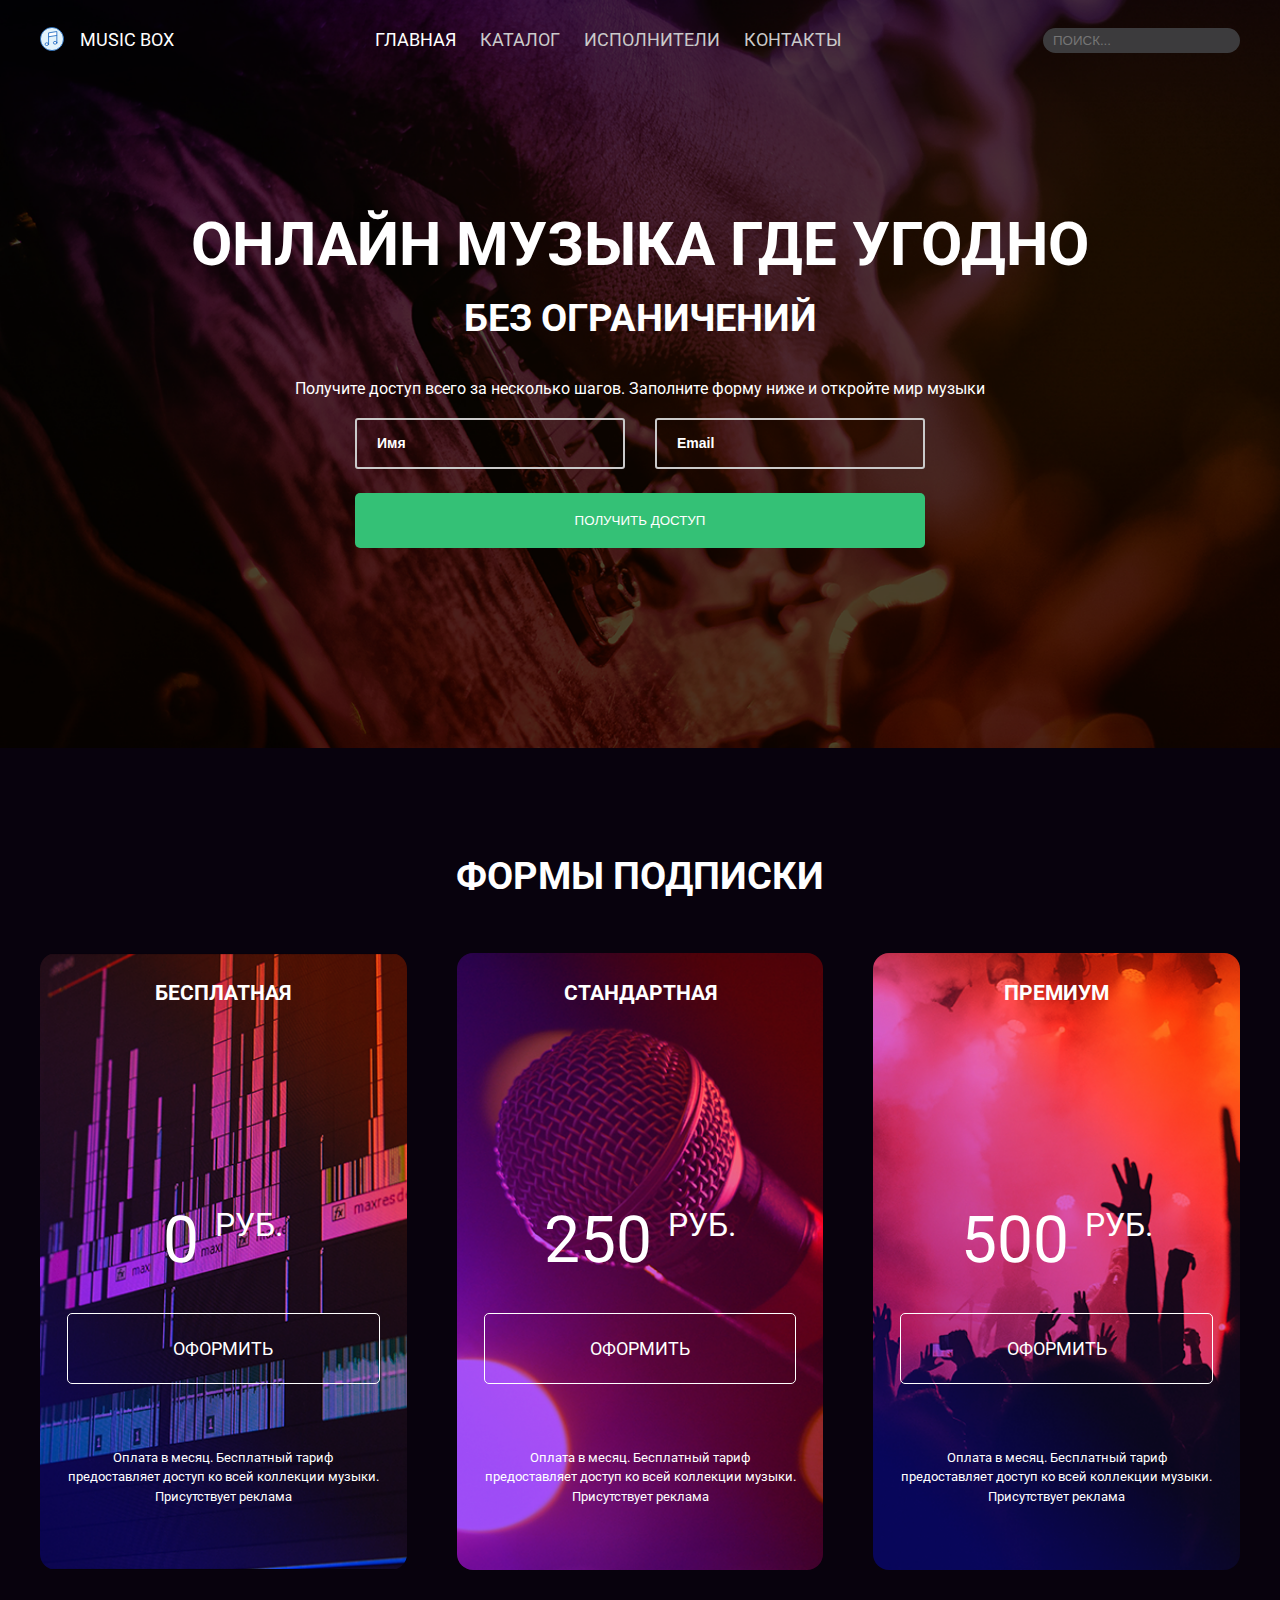
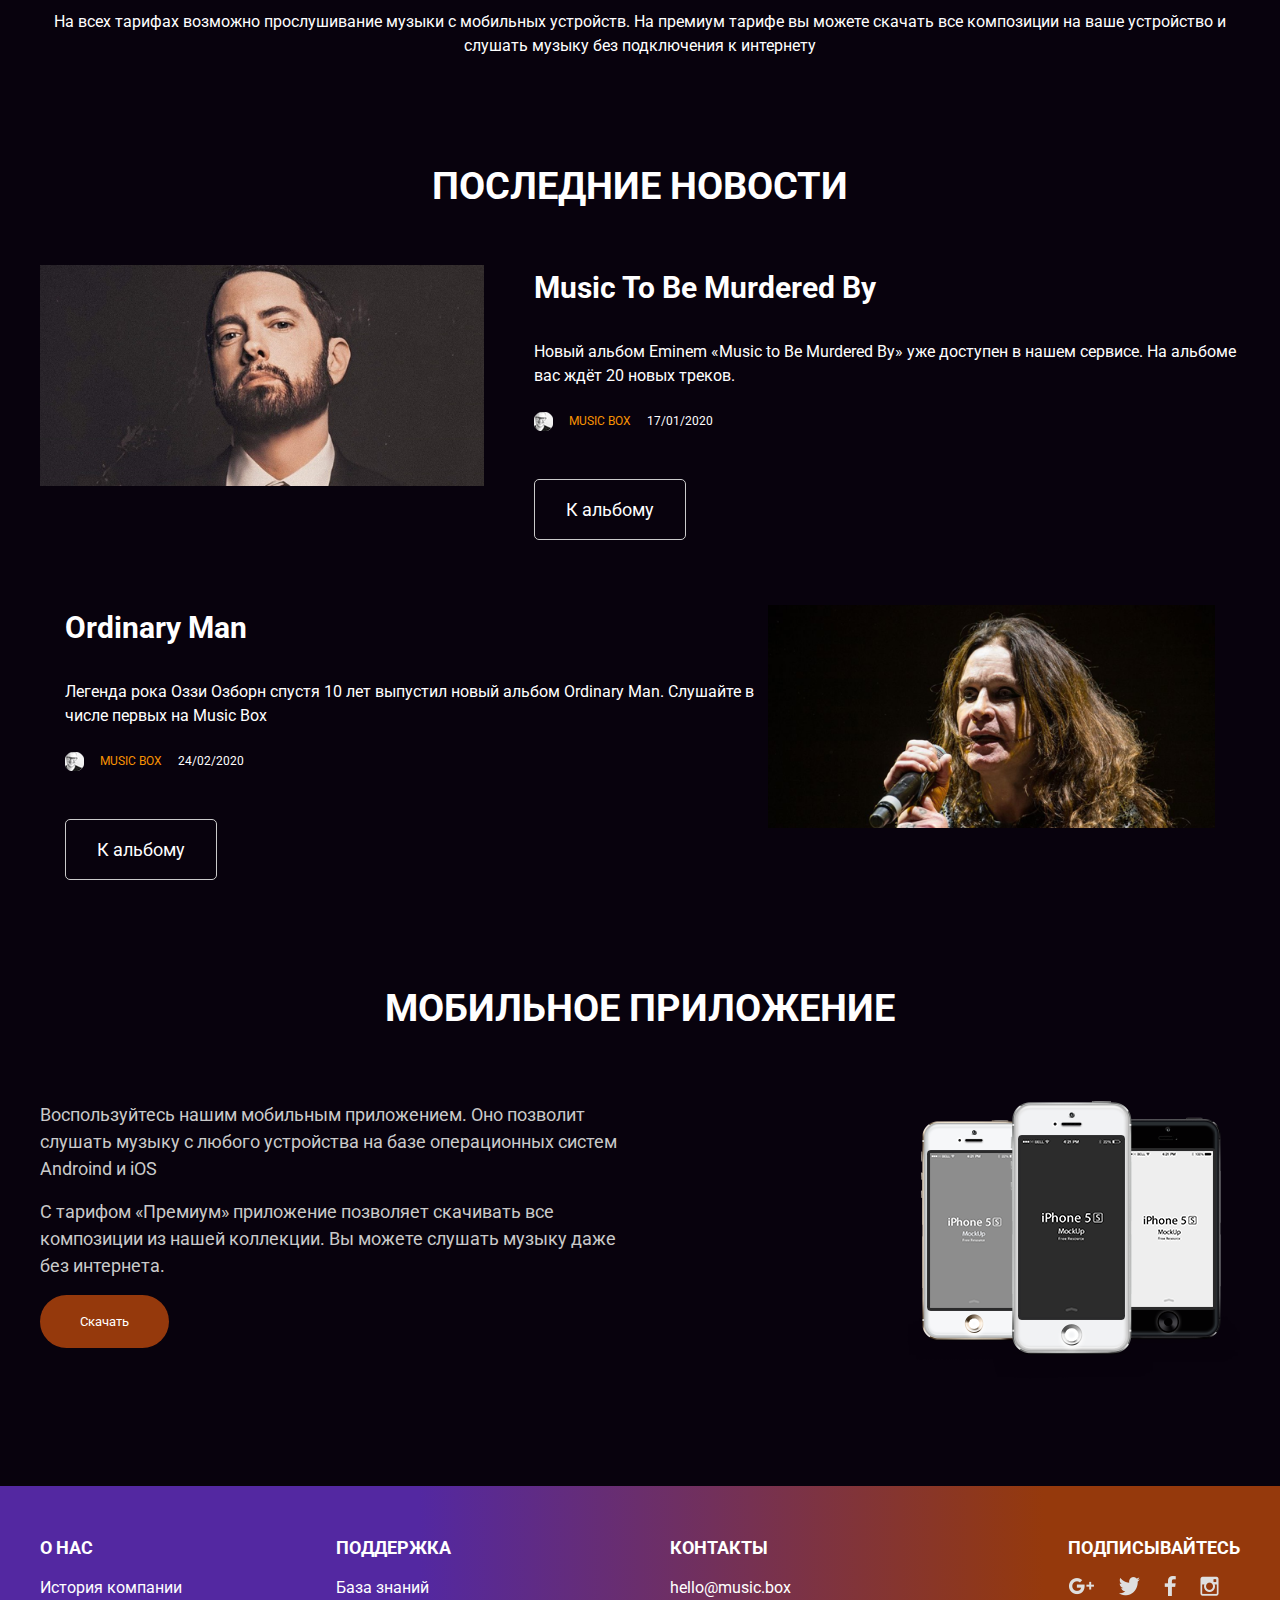
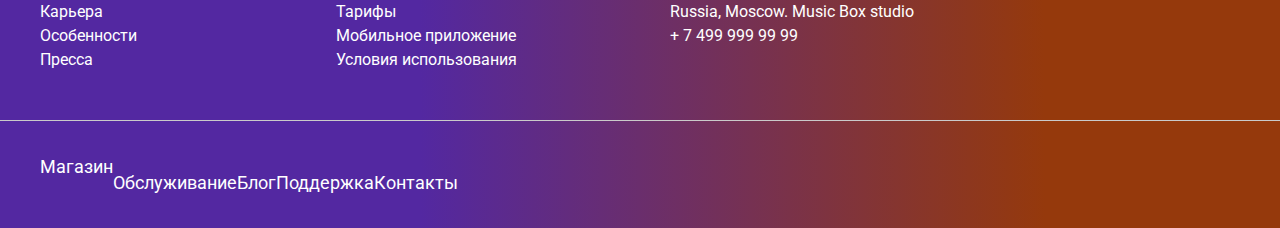
<file: src/index.html>
<!DOCTYPE html>
<html lang="en">
<head>
  <meta charset="UTF-8">
  <meta http-equiv="X-UA-Compatible" content="IE=edge">
  <meta name="viewport" content="width=device-width, initial-scale=1.0">
  <link rel="preconnect" href="https://fonts.googleapis.com">
  <link rel="preconnect" href="https://fonts.gstatic.com" crossorigin>
  <link href="https://fonts.googleapis.com/css2?family=Roboto:wght@300;400;500;700&display=swap" rel="stylesheet">
  <link rel="stylesheet" href="css/style.css">
  <title>Портал «Music Box» Jarweb01</title>
</head>
<body>

  <header class="header">
    <div class="container">
      <div class="header__inner">
        <a class="header__logo headerLogo" href="index.html">
          <img class="headerLogo__img" src="images/logo.svg" alt="logo">
          <span class="headerLogo__text">Music Box</span>
        </a>
        <nav class="header__nav">
          <ul class="header__list headerList">
            <li class="headerList__item active">
              <a href="#" class="headerList__link">Главная</a>
            </li>
            <li class="headerList__item">
              <a href="#" class="headerList__link">Каталог</a>
            </li>
            <li class="headerList__item">
              <a href="#" class="headerList__link">Исполнители</a>
            </li>
            <li class="headerList__item">
              <a href="#" class="headerList__link">Контакты</a>
            </li>
          </ul>
        </nav>
        <form action="#" class="header__form headerForm">
          <input class="headerForm__input" type="search" placeholder="Поиск...">
        </form>
      </div>
    </div>
  </header>
  <section class="firstScreen" id="page-description">
    <div class="container">
      <h1 class="firstScreen__title">Онлайн музыка где угодно</h1>
      <h2 class="firstScreen__subtitle">без ограничений</h2>
      <div class="firstScreen__formHeading">Получите доступ всего за несколько шагов. Заполните форму ниже и откройте мир музыки</div>
      <form class="firstScreen__form firstScreenForm" action="#">
        <input class="firstScreenForm__input" type="text" placeholder="Имя">
        <input class="firstScreenForm__input" type="mail" placeholder="Email">
        <input class="firstScreenForm__btn" type="submit" value="Получить доступ">
      </form>
    </div>
  </section>
  <section class="pricing" id="page-pricing">
    <div class="container">
      <h2 class="pricing__title">Формы подписки</h2>
      <div class="pricing__block">
        <div class="pricing__item pricingItem pricingItem--free">
          <h3 class="pricingItem__title">Бесплатная</h3>
          <p class="pricingItem__price pricingItemPrice">
            <span class="pricingItemPrice__number">0</span><span class="pricingItemPrice__text">РУБ.</span>
          </p>
          <a href="#" class="pricingItem__link btn">ОФОРМИТЬ</a>
          <p class="pricingItem__desc">Оплата в месяц. Бесплатный тариф предоставляет доступ ко всей коллекции музыки. Присутствует реклама</p>
        </div>
        <div class="pricing__item pricingItem pricingItem--standart">
          <h3 class="pricingItem__title">Стандартная</h3>
          <p class="pricingItem__price pricingItemPrice">
            <span class="pricingItemPrice__number">250</span><span class="pricingItemPrice__text">РУБ.</span>
          </p>
          <a href="#" class="pricingItem__link btn">ОФОРМИТЬ</a>
          <p class="pricingItem__desc">Оплата в месяц. Бесплатный тариф предоставляет доступ ко всей коллекции музыки. Присутствует реклама</p>
        </div>
        <div class="pricing__item pricingItem pricingItem--premium">
          <h3 class="pricingItem__title">Премиум</h3>
          <p class="pricingItem__price pricingItemPrice">
            <span class="pricingItemPrice__number">500</span><span class="pricingItemPrice__text">РУБ.</span>
          </p>
          <a href="#" class="pricingItem__link btn">ОФОРМИТЬ</a>
          <p class="pricingItem__desc">Оплата в месяц. Бесплатный тариф предоставляет доступ ко всей коллекции музыки. Присутствует реклама</p>
        </div>
      </div>
      <div class="pricing__text">
        На всех тарифах возможно прослушивание музыки с мобильных устройств. На премиум тарифе вы можете скачать все композиции на ваше устройство и слушать музыку без подключения к интернету
      </div>
    </div>
  </section>
  <section class="news" id="page-news">
    <div class="container">
      <h2 class="news__title">Последние новости</h2>
      <div class="news__box newsBox">
        <div class="newsBox__item newsItem">
          <div class="newsItem__img">
            <img src="images/Music to Be Murdered By.png" alt="">
          </div>
          <div class="newsItem__body">
            <h3 class="newsItem__title">Music to Be Murdered By</h3>
            <div class="newsItem__text">Новый альбом Eminem «Music to Be Murdered By» уже доступен в нашем сервисе. На альбоме вас ждёт 20 новых треков.</div>
            <div class="newsItem__footer">
              <div class="newsItem__author newsItemAuthor">
                <div class="newsItemAuthor__img"><img src="images/avatar.png" alt="avatar"></div>
                <div class="newsItemAuthor__name">Music box</div>
                <div class="newsItemAuthor__date">17/01/2020</div>
              </div>
              <a href="#" class="newsItem__link btn">К альбому</a>
            </div>
          </div>
        </div>
        <div class="newsBox__item newsItem">
          <div class="newsItem__img">
            <img src="images/Ordinary Man.png" alt="">
          </div>
          <div class="newsItem__body">
            <h3 class="newsItem__title">Ordinary Man</h3>
            <div class="newsItem__text">Легенда рока Оззи Озборн спустя 10 лет выпустил новый альбом Ordinary Man. Слушайте в числе первых на Music Box</div>
            <div class="newsItem__footer">
              <div class="newsItem__author newsItemAuthor">
                <div class="newsItemAuthor__img"><img src="images/avatar.png" alt="avatar"></div>
                <div class="newsItemAuthor__name">Music box</div>
                <div class="newsItemAuthor__date">24/02/2020</div>
              </div>
              <a href="#" class="newsItem__link">К альбому</a>
            </div>
          </div>
        </div>
      </div>
    </div>
  </section>
  <section class="app" id="page-app">
    <div class="container">
       <h2 class="app__title">Мобильное приложение</h2>
       <div class="app__block appBlock">
         <div class="appBlock__content">
           <div class="appBlock__text">
             <p>Воспользуйтесь нашим мобильным приложением. Оно позволит слушать музыку с любого устройства на базе операционных систем Androind и iOS</p>
             <p>С тарифом «Премиум» приложение позволяет скачивать все композиции из нашей коллекции. Вы можете слушать музыку даже без интернета.</p>
           </div>
           <a class="appBlock__btn" href="#">Скачать</a>
         </div>
         <div class="appBlock__img">
           <img src="images/iphone.png" alt="app image">
         </div>
       </div>
    </div>
  </section>
  <footer class="footer">
    <div class="footer__top">
      <div class="container">
        <div class="footer__main">
          <div class="footer__column footerColumn">
            <div class="footerColumn__title">О нас</div>
            <div class="footerColumn__block">
              <a href="#" class="footerColumn__link">История компании</a>
              <a href="#" class="footerColumn__link">Карьера</a>
              <a href="#" class="footerColumn__link">Особенности</a>
              <a href="#" class="footerColumn__link">Пресса</a>
            </div>
          </div>
          <div class="footer__column footerColumn">
            <div class="footerColumn__title">Поддержка</div>
            <div class="footerColumn__block">
              <a href="#" class="footerColumn__link">База знаний</a>
              <a href="#" class="footerColumn__link">Тарифы</a>
              <a href="#" class="footerColumn__link">Мобильное приложение</a>
              <a href="#" class="footerColumn__link">Условия использования</a>
            </div>
          </div>
          <div class="footer__column footerColumn">
            <div class="footerColumn__title">Контакты</div>
            <div class="footerColumn__block">
              <a href="mailto:hello@music.box" class="footerColumn__link">hello@music.box</a>
              <a href="#" class="footerColumn__link">Russia, Moscow. Music Box studio</a>
              <a href="tel:+74999999999" class="footerColumn__link">+ 7 499 999 99 99</a>
            </div>
          </div>
          <div class="footer__column footerColumn">
            <div class="footerColumn__title">Подписывайтесь</div>
            <div class="footerColumn__block footerColumn__block--social">
              <a href="#" class="footerColumn__link">
                <img src="images/Google+.png" alt="google+ logo">
              </a>
              <a href="#" class="footerColumn__link">
                <img src="images/Twitter.png" alt="Twitter logo">
              </a>
              <a href="#" class="footerColumn__link">
                <img src="images/Facebook.png" alt="Facebook logo">
              </a>
              <a href="#" class="footerColumn__link">
                <img src="images/Instagram.png" alt="Instagram logo">
              </a>
            </div>
          </div>
        </div>
      </div>
    </div>
    <div class="footer__bottom footerBottom">
      <div class="container">
        <ul class="footerBottom__list footerBottomList">
          <li class="footerBottomList__item">
            <a href="#" class="footerBottomList__link">Магазин</a>
          </li>
          <li class="footerBottomList__item">
            <a href="#" class="footerBottomList__link">Обслуживание</a>
          </li>
          <li class="footerBottomList__item">
            <a href="#" class="footerBottomList__link">Блог</a>
          </li>
          <li class="footerBottomList__item">
            <a href="#" class="footerBottomList__link">Поддержка</a>
          </li>
          <li class="footerBottomList__item">
            <a href="#" class="footerBottomList__link">Контакты</a>
          </li>
        </ul>
      </div>
    </div>
  </footer>
  
</body>
</html>
</file>
<file: src/css/style.css>
*,
*::before,
*::after {
  margin: 0;
  padding: 0;
  box-sizing: border-box;
}

a {
  text-decoration: none;
  color: inherit;
}

ul {
  list-style-type: none;
}

body {
  font-family: "Roboto", sans-serif;
  font-size: 18px;
  line-height: 1.5;
  background: #08020d;
  color: #fff;
  overflow-x: clip;
}

h1,
h2,
h3,
h4,
h5,
h6 {
  line-height: 1.5;
  font-weight: bold;
  text-transform: uppercase;
}

h1 {
  font-size: 60px;
}

h2 {
  font-size: 38px;
}

.container {
  max-width: 1240px;
  margin: 0 auto;
  padding: 0 20px;
}

@media (max-width: 960px) {
  h1 {
    font-size: 30px;
  }

  h2 {
    font-size: 18px;
  }
}
.header {
  width: 100%;
  position: absolute;
  top: 25px;
  left: 50%;
  transform: translateX(-50%);
}

.header__inner {
  width: 1200px;
  display: flex;
  justify-content: space-between;
  align-items: center;
}

.headerLogo {
  display: flex;
  align-items: center;
}

.headerLogo__img {
  display: block;
  width: 24px;
  height: 24px;
  margin-right: 16px;
}

.headerLogo__text {
  text-transform: uppercase;
}

.headerList {
  display: flex;
}
.headerList .headerList__item {
  color: #cacaca;
}
.headerList .headerList__item + .headerList__item {
  margin-left: 24px;
}
.headerList .headerList__item.active {
  color: #fff;
}
.headerList .headerList__link {
  text-transform: uppercase;
}
.headerList .headerList__link:hover {
  text-decoration: underline;
}

.headerForm__input {
  display: inline-block;
  border-radius: 50px;
  padding: 5px 10px;
  background: #3C3B3D;
  border: none;
  color: #fff;
}
.headerForm__input::placeholder {
  text-transform: uppercase;
}

@media (max-width: 1240px) {
  .header__inner {
    width: auto;
    flex-direction: column;
    align-items: flex-start;
  }

  .headerList {
    flex-direction: column;
  }

  .headerList .headerList__item + .headerList__item {
    margin-left: 0;
  }

  .header__nav {
    margin-bottom: 18px;
  }

  .headerLogo {
    margin-bottom: 17px;
  }

  .headerForm {
    width: 100%;
    margin-bottom: 78px;
  }

  .headerForm__input {
    width: 100%;
  }
}
.firstScreen {
  padding: 200px 0;
  background-image: url("../images/banner.png");
  background-position: center;
  background-size: cover;
  text-align: center;
}

.firstScreen__subtitle {
  margin-bottom: 30px;
}

.firstScreenForm {
  max-width: 570px;
  margin: 0 auto;
  display: flex;
  flex-wrap: wrap;
  justify-content: space-between;
}

.firstScreenForm__input {
  display: block;
  min-width: 270px;
  min-height: 50px;
  padding: 16px 20px;
  margin-bottom: 1.5rem;
  border: 2px solid #cacaca;
  border-radius: 3px;
  background-color: transparent;
}
.firstScreenForm__input::placeholder {
  color: #fff;
  font-size: 14px;
  font-weight: bold;
}

.firstScreenForm__btn {
  width: 100%;
  padding: 20px 30px;
  border-radius: 5px;
  background-color: #34C176;
  border: none;
  text-transform: uppercase;
  color: #fff;
  cursor: pointer;
}

.firstScreen__formHeading {
  font-size: 16px;
  margin-bottom: 17px;
}

@media (max-width: 1240px) {
  .firstScreen {
    padding: 250px 0 200px;
  }

  .firstScreenForm {
    max-width: none;
  }

  .firstScreenForm__input {
    width: 100%;
  }
}
.pricing {
  padding-top: 100px;
}

.pricing__title {
  text-align: center;
  margin-bottom: 48px;
}

.pricing__block {
  display: flex;
  justify-content: space-between;
  margin-bottom: 40px;
}

.pricingItem {
  width: 33%;
  padding: 24px 27px 64px 1.5em;
  border-radius: 1rem;
  background-size: cover;
  background-repeat: no-repeat;
  background-position: center;
}
.pricingItem--free {
  background-image: url("../images/subscribe_1.png");
}
.pricingItem--standart {
  background-image: url("../images/subscribe_2.png");
}
.pricingItem--premium {
  background-image: url("../images/subscribe_3.png");
}
.pricingItem + .pricingItem {
  margin-left: 50px;
}
.pricingItem .pricingItem__title {
  margin-bottom: 200px;
  text-align: center;
}
.pricingItem .pricingItem__price {
  display: flex;
  justify-content: center;
  align-items: flex-start;
  margin-bottom: 40px;
}
.pricingItem .pricingItemPrice__number {
  font-size: 64px;
  line-height: 1em;
  margin-right: 16px;
}
.pricingItem .pricingItemPrice__text {
  font-size: 32px;
  line-height: 1;
}
.pricingItem .pricingItem__link {
  display: inline-block;
  width: 100%;
  padding: 21px 0;
  text-align: center;
  text-transform: uppercase;
  border: 1px solid #fff;
  border-radius: 5px;
  margin-bottom: 64px;
}
.pricingItem .pricingItem__desc {
  text-align: center;
  font-size: 13px;
}

.pricing__text {
  text-align: center;
  font-size: 16px;
}

@media (max-width: 1240px) {
  .pricing__block {
    flex-direction: column;
  }

  .pricingItem {
    width: 100%;
  }
  .pricingItem + .pricingItem {
    margin-top: 50px;
    margin-left: 0;
  }
}
.news {
  padding-top: 100px;
}

.news__title {
  text-align: center;
  margin-bottom: 50px;
}

.newsItem {
  display: flex;
}
.newsItem + .newsItem {
  margin-top: 65px;
}
.newsItem:nth-child(even) .newsItem__body {
  order: -1;
}

.newsItem__img {
  padding-right: 25px;
}
.newsItem__img img {
  display: block;
  width: 100%;
}

.newsItem__body {
  padding-left: 25px;
}

.newsItem__title {
  font-size: 30px;
  line-height: 1.5;
  margin-bottom: 30px;
  text-transform: capitalize;
}

.newsItem__text {
  font-size: 16px;
  line-height: 1.5;
  margin-bottom: 24px;
}

.newsItemAuthor {
  display: flex;
  max-height: 20px;
  margin-bottom: 48px;
  font-size: 12px;
}

.newsItemAuthor__img {
  margin-right: 16px;
}
.newsItemAuthor__img img {
  display: block;
  width: 100%;
}

.newsItemAuthor__name {
  text-transform: uppercase;
  color: #F89202;
  margin-right: 16px;
}

.newsItem__link {
  display: inline-block;
  padding: 16px 31px;
  border: 1px solid #cacaca;
  border-radius: 5px;
}

@media (max-width: 1240px) {
  .newsItem {
    flex-direction: column;
  }
  .newsItem:nth-child(even) .newsItem__body {
    order: 0;
  }

  .newsItem__img img {
    margin-bottom: 50px;
  }

  .newsItem__title {
    font-size: 16px;
    margin-bottom: 16px;
  }
}
.app {
  padding: 100px 0;
}

.app__title {
  text-align: center;
  margin-bottom: 64px;
}

.appBlock {
  display: flex;
  justify-content: space-between;
}

.appBlock__text {
  max-width: 600px;
  color: #cacaca;
}
.appBlock__text p {
  margin-bottom: 16px;
}

.appBlock__btn {
  display: inline-block;
  background: #95390C;
  padding: 17px 40px;
  border-radius: 32px;
  font-size: 12.8px;
}

@media (max-width: 1240px) {
  .appBlock {
    flex-direction: column;
  }

  .appBlock__img {
    order: -1;
    margin-bottom: 16px;
  }
  .appBlock__img img {
    display: block;
    margin: 0 auto;
  }

  .appBlock__text {
    font-size: 16px;
  }
}
.footer {
  background: linear-gradient(89.75deg, #5328a1 32.83%, #95390c 81.56%);
}

.footer__top {
  padding: 3rem 0;
  border-bottom: 1px solid #cacaca;
}

.footer__main {
  display: flex;
  justify-content: space-between;
}

.footerColumn__title {
  font-size: 18px;
  line-height: 1.5;
  text-transform: uppercase;
  color: #fff;
  font-weight: bold;
  margin-bottom: 15px;
}

.footerColumn__block {
  display: flex;
  flex-direction: column;
}
.footerColumn__block--social {
  display: flex;
  flex-direction: row;
  align-items: center;
}
.footerColumn__block--social a + a {
  margin-left: 24px;
}

.footerColumn__link {
  font-size: 16px;
}

.footerBottom {
  padding: 2rem 0;
}

.footerBottomList {
  display: flex;
}

.footerBottomList__item + .footerBottomList__item {
  margin-left: 16px;
}

@media (max-width: 1240px) {
  .footer__main {
    flex-direction: column;
  }

  .footerBottomList {
    flex-direction: column;
  }

  .footerColumn {
    margin-bottom: 30px;
  }
}
.footerBottomList__item + .footerBottomList__item {
  margin-left: 0;
  margin-top: 16px;
}

/*# sourceMappingURL=style.css.map */
</file>
